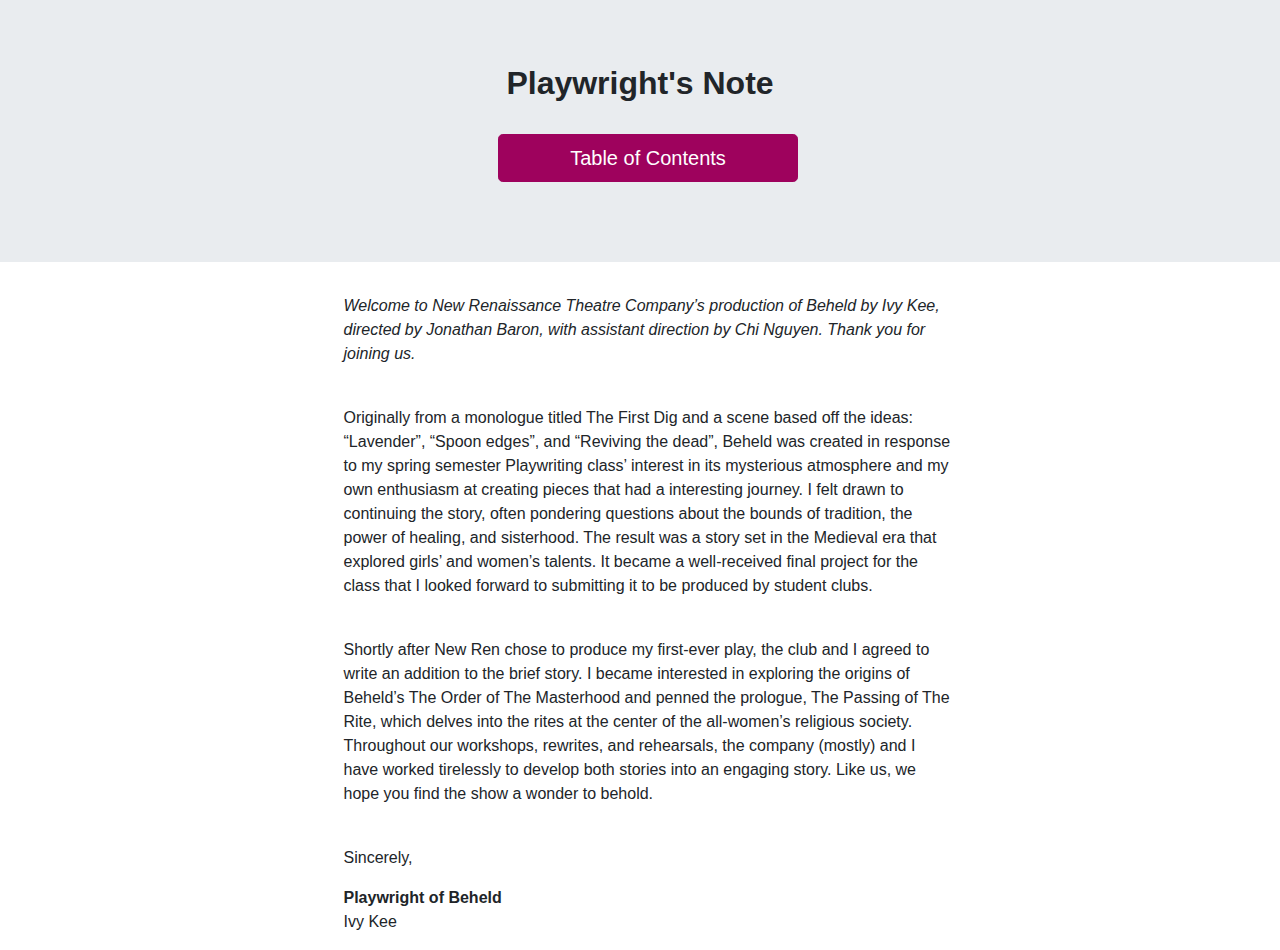
<file: note.html>
<!DOCTYPE html>
<html lang="en">
  <head>
    <meta charset="UTF-8">
    <meta http-equiv="X-UA-Compatible" content="IE=edge">
    <meta name="viewport" content="width=device-width, initial-scale=1">
    <title>Beheld Program</title>

    <!-- Bootstrap -->
    <link href="css/bootstrap-4.4.1.css" rel="stylesheet">

  </head>
  <body>
    

    <div class="jumbotron jumbotron-fluid text-center">
		<h2 class="display-3">Playwright's Note</h2>
       <br>
       <p class="lead">
          <a class="btn btn-primary btn-lg" href="index.html" role="button">Table of Contents</a>
       </p>
    </div>
       <div class="row">
          <div class="col-lg-6 offset-lg-3"><p><i>Welcome to New Renaissance Theatre Company’s production of Beheld by Ivy Kee, directed by Jonathan Baron, with assistant direction by Chi Nguyen. Thank you for joining us.</i></p>
		  <br>
		  <p>Originally from a monologue titled The First Dig and a scene based off the ideas: “Lavender”, “Spoon edges”, and “Reviving the dead”, Beheld was created in response to my spring semester Playwriting class’ interest in its mysterious atmosphere and my own enthusiasm at creating pieces that had a interesting journey. I felt drawn to continuing the story, often pondering questions about the bounds of tradition, the power of healing, and sisterhood. The result was a story set in the Medieval era that explored girls’ and women’s talents. It became a well-received final project for the class that I looked forward to submitting it to be produced by student clubs. 
		  </p>
		  <br>
		  <p>Shortly after New Ren chose to produce my first-ever play, the club and I agreed to write an addition to the brief story. I became interested in exploring the origins of Beheld’s The Order of The Masterhood and penned the prologue, The Passing of The Rite, which delves into the rites at the center of the all-women’s religious society. Throughout our workshops, rewrites, and rehearsals, the company (mostly) and I have worked tirelessly to develop both stories into an engaging story. Like us, we hope you find the show a wonder to behold.
			</p>
		 <br>
		 <p> Sincerely,
		 </p>
		 <p> <strong>Playwright of Beheld</strong>
		 <br>
		 Ivy Kee
	  </div>
       <br>
       <hr>
		<br>
       <div class="row">
	

    <!-- jQuery (necessary for Bootstrap's JavaScript plugins) --> 
    <script src="js/jquery-3.4.1.min.js"></script>

    <!-- Include all compiled plugins (below), or include individual files as needed --> 
    <script src="js/popper.min.js"></script>
    <script src="js/bootstrap-4.4.1.js"></script>
  </body>
</html>
</file>
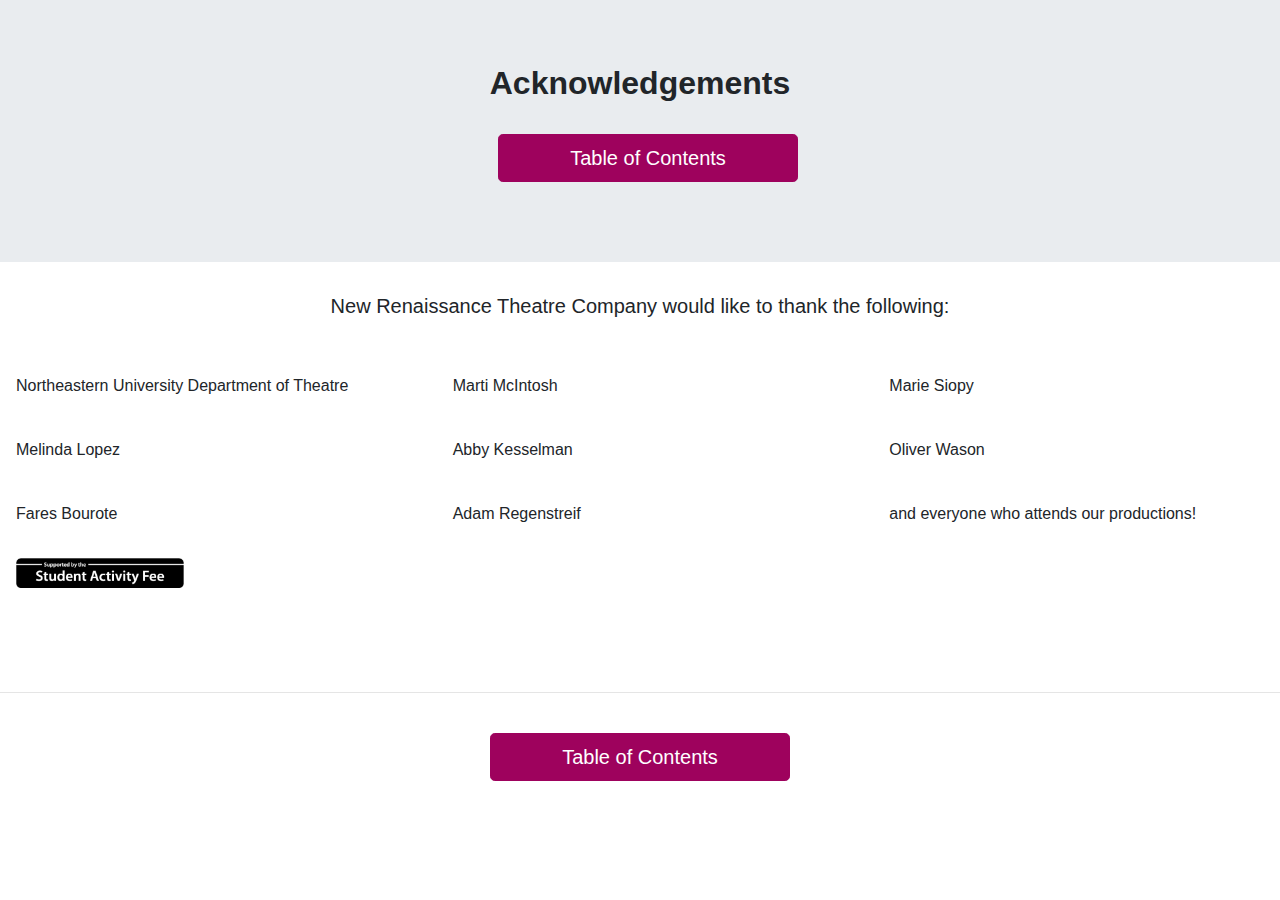
<file: thanks.html>
<!DOCTYPE html>
<html lang="en">
  <head>
    <meta charset="UTF-8">
    <meta http-equiv="X-UA-Compatible" content="IE=edge">
    <meta name="viewport" content="width=device-width, initial-scale=1">
    <title>Beheld Program</title>

    <!-- Bootstrap -->
    <link href="css/bootstrap-4.4.1.css" rel="stylesheet">

  </head>
  <body>

    <div class="jumbotron jumbotron-fluid text-center">
		<h2 class="display-3">Acknowledgements</h2>
       <br>
       <p class="lead">
          <a class="btn btn-primary btn-lg" href="index.html" role="button">Table of Contents</a>
       </p>
    </div>
	<div class="row text-center">
          <div class="col-lg-6 offset-lg-3"><h5>New Renaissance Theatre Company would like to thank the following:</h5> </div>
    </div>

       
       <br/>
       <div class="row">
		   <div class="col-md-4"><p><br>Northeastern University Department of Theatre</p></div>
		   <div class="col-md-4"><p><br>Marti McIntosh</p></div>
		   <div class="col-md-4"><p><br>Marie Siopy</p></div>
		   <div class="col-md-4"><p><br>Melinda Lopez</p></div>
		   <div class="col-md-4"><p><br>Abby Kesselman</p></div>
		   <div class="col-md-4"><p><br>Oliver Wason</p></div>
		   <div class="col-md-4"><p><br>Fares Bourote</p></div>
		   <div class="col-md-4"><p><br>Adam Regenstreif</p></div>
           <div class="col-md-4"><p><br>and everyone who attends our productions!</p></div><br><br/>
		   <div><img class="col-md-4 logo-image" src="images/saf.png" alt="Student Activity Fee logo"><div></div>
       </div>
	  </div>

       <br><br><br>
       <hr>
		<br>
       <div class="row">
		   
          <div class="text-center col-lg-6 offset-lg-3">
			         <a class="btn btn-primary btn-lg" href="index.html" role="button">Table of Contents</a>
<br><br>
          </div>
       </div>
    
    <!-- jQuery (necessary for Bootstrap's JavaScript plugins) --> 
    <script src="js/jquery-3.4.1.min.js"></script>

    <!-- Include all compiled plugins (below), or include individual files as needed --> 
    <script src="js/popper.min.js"></script>
  <script src="js/bootstrap-4.4.1.js"></script>
  </body>
</html>
</file>
